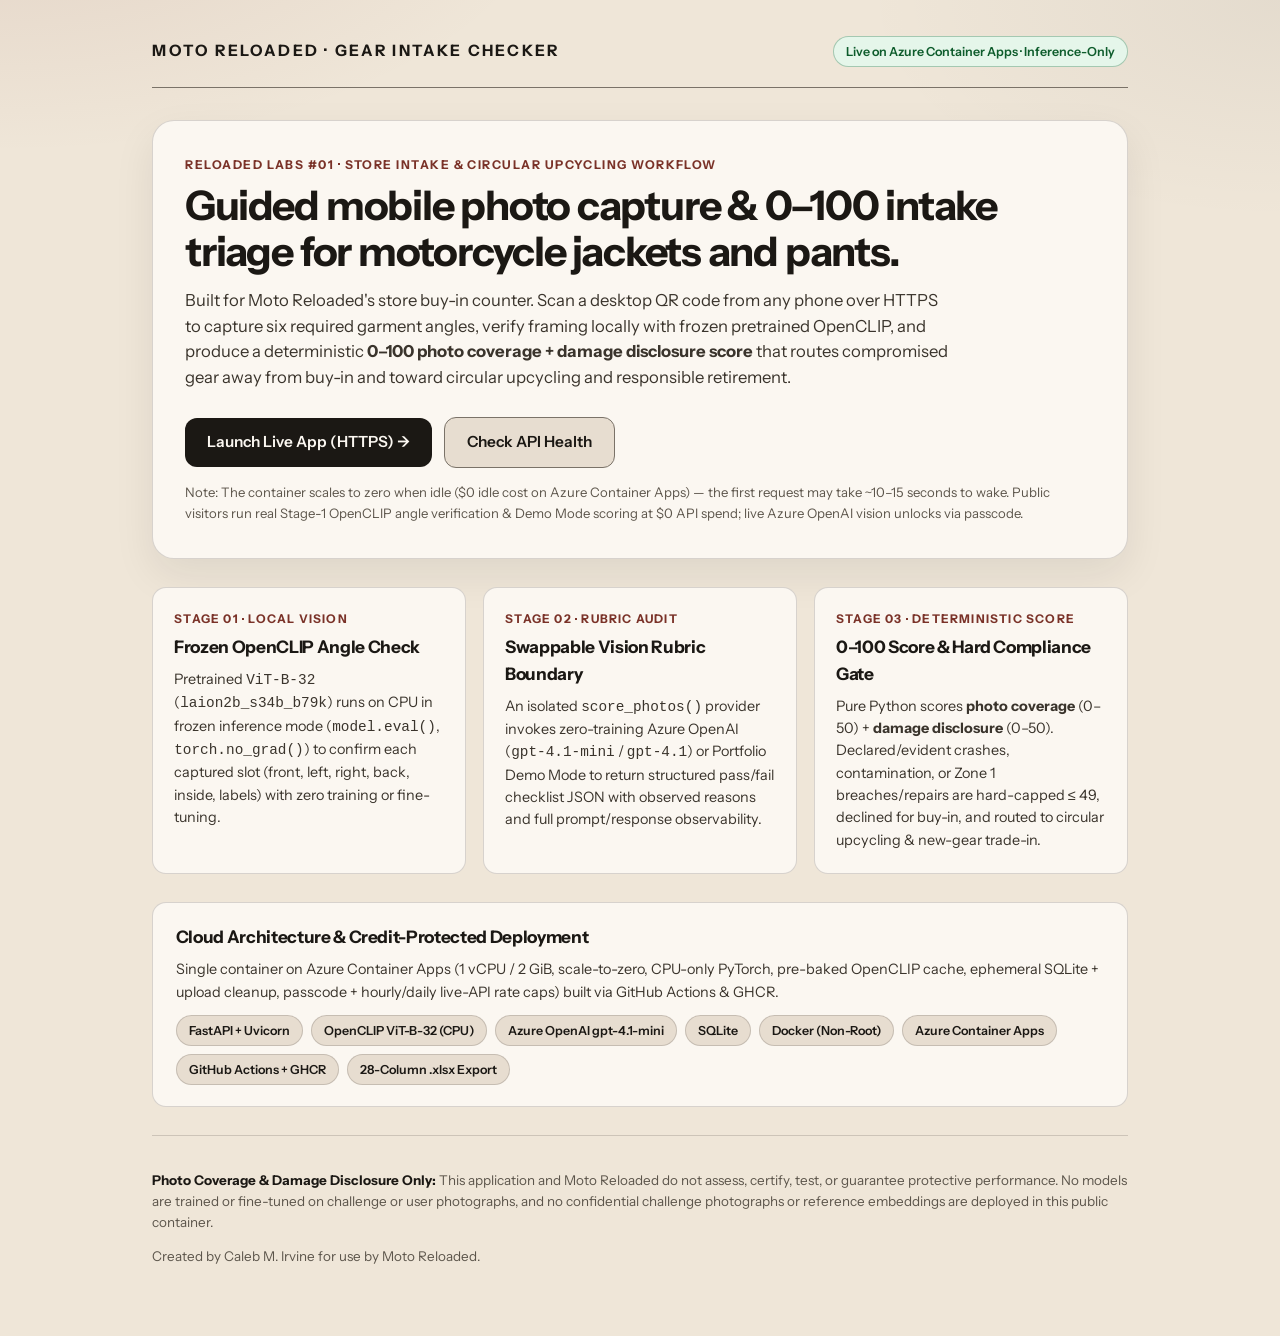
<file: docs/index.html>
<!-- # Created by Caleb M. Irvine for use by Moto Reloaded -->
<!DOCTYPE html>
<html lang="en">
<head>
  <meta charset="UTF-8" />
  <meta name="viewport" content="width=device-width, initial-scale=1.0" />
  <title>Moto Reloaded · Gear Intake Checker — Live Portfolio Showcase</title>
  <link rel="preconnect" href="https://fonts.googleapis.com" />
  <link rel="preconnect" href="https://fonts.gstatic.com" crossorigin />
  <link
    href="https://fonts.googleapis.com/css2?family=Instrument+Sans:wght@400;500;600;700&display=swap"
    rel="stylesheet"
  />
  <style>
    :root {
      --bg-canvas: #EFE6D8;
      --bg-surface: #FBF7F1;
      --bg-elevated: #E7DDD0;
      --ink: #1B1814;
      --fg-secondary: #3A342C;
      --fg-muted: #5C554B;
      --accent: #7A3228;
      --approve-bg: #E5F6EA;
      --approve-text: #0E5C2C;
      --border: rgba(27, 24, 20, 0.16);
      --border-strong: #7A7268;
      --radius-md: 14px;
      --radius-lg: 22px;
      --shadow: 0 16px 40px rgba(27, 24, 20, 0.08);
    }

    * { box-sizing: border-box; }
    body {
      margin: 0;
      min-height: 100vh;
      font-family: "Instrument Sans", -apple-system, BlinkMacSystemFont, "Segoe UI", sans-serif;
      background-color: var(--bg-canvas);
      background-image:
        radial-gradient(900px 420px at 0% -8%, rgba(122, 50, 40, 0.10), transparent 62%),
        radial-gradient(720px 380px at 100% 0%, rgba(27, 24, 20, 0.05), transparent 58%);
      color: var(--ink);
      line-height: 1.55;
    }

    .wrap {
      max-width: 1020px;
      margin: 0 auto;
      padding: 2.25rem 1.4rem 3.5rem;
    }

    .top-bar {
      display: flex;
      justify-content: space-between;
      align-items: center;
      flex-wrap: wrap;
      gap: 0.75rem;
      padding-bottom: 1.25rem;
      border-bottom: 1px solid var(--border-strong);
      margin-bottom: 2rem;
    }

    .wordmark {
      font-size: 0.98rem;
      font-weight: 700;
      letter-spacing: 0.14em;
      text-transform: uppercase;
    }

    .pill {
      display: inline-flex;
      align-items: center;
      gap: 0.4rem;
      padding: 0.3rem 0.75rem;
      border-radius: 999px;
      font-size: 0.78rem;
      font-weight: 600;
      background: var(--bg-elevated);
      color: var(--ink);
      border: 1px solid var(--border);
    }

    .pill-approve {
      background: var(--approve-bg);
      color: var(--approve-text);
      border-color: rgba(14, 92, 44, 0.3);
    }

    .hero {
      background: var(--bg-surface);
      border: 1px solid var(--border);
      border-radius: var(--radius-lg);
      padding: 2.2rem 2rem;
      box-shadow: var(--shadow);
      margin-bottom: 1.75rem;
    }

    .kicker {
      font-size: 0.76rem;
      font-weight: 700;
      letter-spacing: 0.12em;
      text-transform: uppercase;
      color: var(--accent);
      margin-bottom: 0.5rem;
    }

    h1 {
      margin: 0 0 0.85rem;
      font-size: clamp(1.85rem, 4vw, 2.55rem);
      line-height: 1.12;
      letter-spacing: -0.03em;
    }

    .lead {
      margin: 0 0 1.6rem;
      font-size: 1.04rem;
      color: var(--fg-secondary);
      max-width: 70ch;
    }

    .cta-row {
      display: flex;
      flex-wrap: wrap;
      gap: 0.8rem;
      align-items: center;
    }

    .btn {
      display: inline-flex;
      align-items: center;
      justify-content: center;
      gap: 0.45rem;
      padding: 0.8rem 1.35rem;
      border-radius: 12px;
      font-weight: 600;
      font-size: 0.96rem;
      text-decoration: none;
      transition: transform 140ms ease, opacity 140ms ease;
    }

    .btn:hover { transform: translateY(-1px); }

    .btn-primary {
      background: var(--ink);
      color: var(--bg-surface);
    }

    .btn-secondary {
      background: var(--bg-elevated);
      color: var(--ink);
      border: 1px solid var(--border-strong);
    }

    .grid {
      display: grid;
      grid-template-columns: repeat(auto-fit, minmax(260px, 1fr));
      gap: 1.1rem;
      margin-bottom: 1.75rem;
    }

    .card {
      background: var(--bg-surface);
      border: 1px solid var(--border);
      border-radius: var(--radius-md);
      padding: 1.35rem 1.3rem;
    }

    .card-num {
      font-size: 0.75rem;
      font-weight: 700;
      letter-spacing: 0.1em;
      color: var(--accent);
      display: block;
      margin-bottom: 0.35rem;
    }

    h2 {
      margin: 0 0 0.45rem;
      font-size: 1.08rem;
      letter-spacing: -0.02em;
    }

    .card p {
      margin: 0;
      font-size: 0.9rem;
      color: var(--fg-secondary);
    }

    .stack-bar {
      background: var(--bg-surface);
      border: 1px solid var(--border);
      border-radius: var(--radius-md);
      padding: 1.35rem 1.4rem;
      margin-bottom: 1.75rem;
    }

    .chips {
      display: flex;
      flex-wrap: wrap;
      gap: 0.5rem;
      margin-top: 0.75rem;
    }

    .notice {
      font-size: 0.84rem;
      color: var(--fg-muted);
      border-top: 1px solid var(--border);
      padding-top: 1.25rem;
    }

    .notice strong { color: var(--ink); }
  </style>
</head>
<body>
  <div class="wrap">
    <header class="top-bar">
      <div class="wordmark">Moto Reloaded · Gear Intake Checker</div>
      <span class="pill pill-approve">Live on Azure Container Apps · Inference-Only</span>
    </header>

    <section class="hero">
      <div class="kicker">Reloaded Labs #01 · Store Intake &amp; Circular Upcycling Workflow</div>
      <h1>Guided mobile photo capture &amp; 0–100 intake triage for motorcycle jackets and pants.</h1>
      <p class="lead">
        Built for Moto Reloaded's store buy-in counter. Scan a desktop QR code from any phone over HTTPS
        to capture six required garment angles, verify framing locally with frozen pretrained OpenCLIP,
        and produce a deterministic <strong>0–100 photo coverage + damage disclosure score</strong> that routes
        compromised gear away from buy-in and toward circular upcycling and responsible retirement.
      </p>

      <div class="cta-row">
        <a
          id="live-app-link"
          class="btn btn-primary"
          href="https://ca-motoreloaded-intake.ashysmoke-22729be1.eastus2.azurecontainerapps.io"
          target="_blank"
          rel="noopener noreferrer"
        >
          Launch Live App (HTTPS) →
        </a>
        <a
          class="btn btn-secondary"
          href="https://ca-motoreloaded-intake.ashysmoke-22729be1.eastus2.azurecontainerapps.io/health"
          target="_blank"
          rel="noopener noreferrer"
        >
          Check API Health
        </a>
      </div>
      <p style="margin: 0.9rem 0 0; font-size: 0.82rem; color: var(--fg-muted);">
        Note: The container scales to zero when idle ($0 idle cost on Azure Container Apps) — the first request may take ~10–15 seconds to wake.
        Public visitors run real Stage-1 OpenCLIP angle verification &amp; Demo Mode scoring at $0 API spend; live Azure OpenAI vision unlocks via passcode.
      </p>
    </section>

    <section class="grid" aria-label="3-Stage Scoring Pipeline">
      <article class="card">
        <span class="card-num">STAGE 01 · LOCAL VISION</span>
        <h2>Frozen OpenCLIP Angle Check</h2>
        <p>
          Pretrained <code>ViT-B-32</code> (<code>laion2b_s34b_b79k</code>) runs on CPU in frozen inference mode
          (<code>model.eval()</code>, <code>torch.no_grad()</code>) to confirm each captured slot
          (front, left, right, back, inside, labels) with zero training or fine-tuning.
        </p>
      </article>

      <article class="card">
        <span class="card-num">STAGE 02 · RUBRIC AUDIT</span>
        <h2>Swappable Vision Rubric Boundary</h2>
        <p>
          An isolated <code>score_photos()</code> provider invokes zero-training Azure OpenAI
          (<code>gpt-4.1-mini</code> / <code>gpt-4.1</code>) or Portfolio Demo Mode to return structured
          pass/fail checklist JSON with observed reasons and full prompt/response observability.
        </p>
      </article>

      <article class="card">
        <span class="card-num">STAGE 03 · DETERMINISTIC SCORE</span>
        <h2>0–100 Score &amp; Hard Compliance Gate</h2>
        <p>
          Pure Python scores <strong>photo coverage</strong> (0–50) + <strong>damage disclosure</strong> (0–50).
          Declared/evident crashes, contamination, or Zone 1 breaches/repairs are hard-capped &le; 49,
          declined for buy-in, and routed to circular upcycling &amp; new-gear trade-in.
        </p>
      </article>
    </section>

    <section class="stack-bar" aria-label="Architecture and Technology Stack">
      <h2>Cloud Architecture &amp; Credit-Protected Deployment</h2>
      <p style="margin: 0.25rem 0 0; font-size: 0.9rem; color: var(--fg-secondary);">
        Single container on Azure Container Apps (1 vCPU / 2 GiB, scale-to-zero, CPU-only PyTorch, pre-baked OpenCLIP cache,
        ephemeral SQLite + upload cleanup, passcode + hourly/daily live-API rate caps) built via GitHub Actions &amp; GHCR.
      </p>
      <div class="chips">
        <span class="pill">FastAPI + Uvicorn</span>
        <span class="pill">OpenCLIP ViT-B-32 (CPU)</span>
        <span class="pill">Azure OpenAI gpt-4.1-mini</span>
        <span class="pill">SQLite</span>
        <span class="pill">Docker (Non-Root)</span>
        <span class="pill">Azure Container Apps</span>
        <span class="pill">GitHub Actions + GHCR</span>
        <span class="pill">28-Column .xlsx Export</span>
      </div>
    </section>

    <footer class="notice">
      <p>
        <strong>Photo Coverage &amp; Damage Disclosure Only:</strong> This application and Moto Reloaded do not assess,
        certify, test, or guarantee protective performance. No models are trained or fine-tuned on challenge or user photographs,
        and no confidential challenge photographs or reference embeddings are deployed in this public container.
      </p>
      <p style="margin-top: 0.5rem;">
        Created by Caleb M. Irvine for use by Moto Reloaded.
      </p>
    </footer>
  </div>
</body>
</html>
</file>
